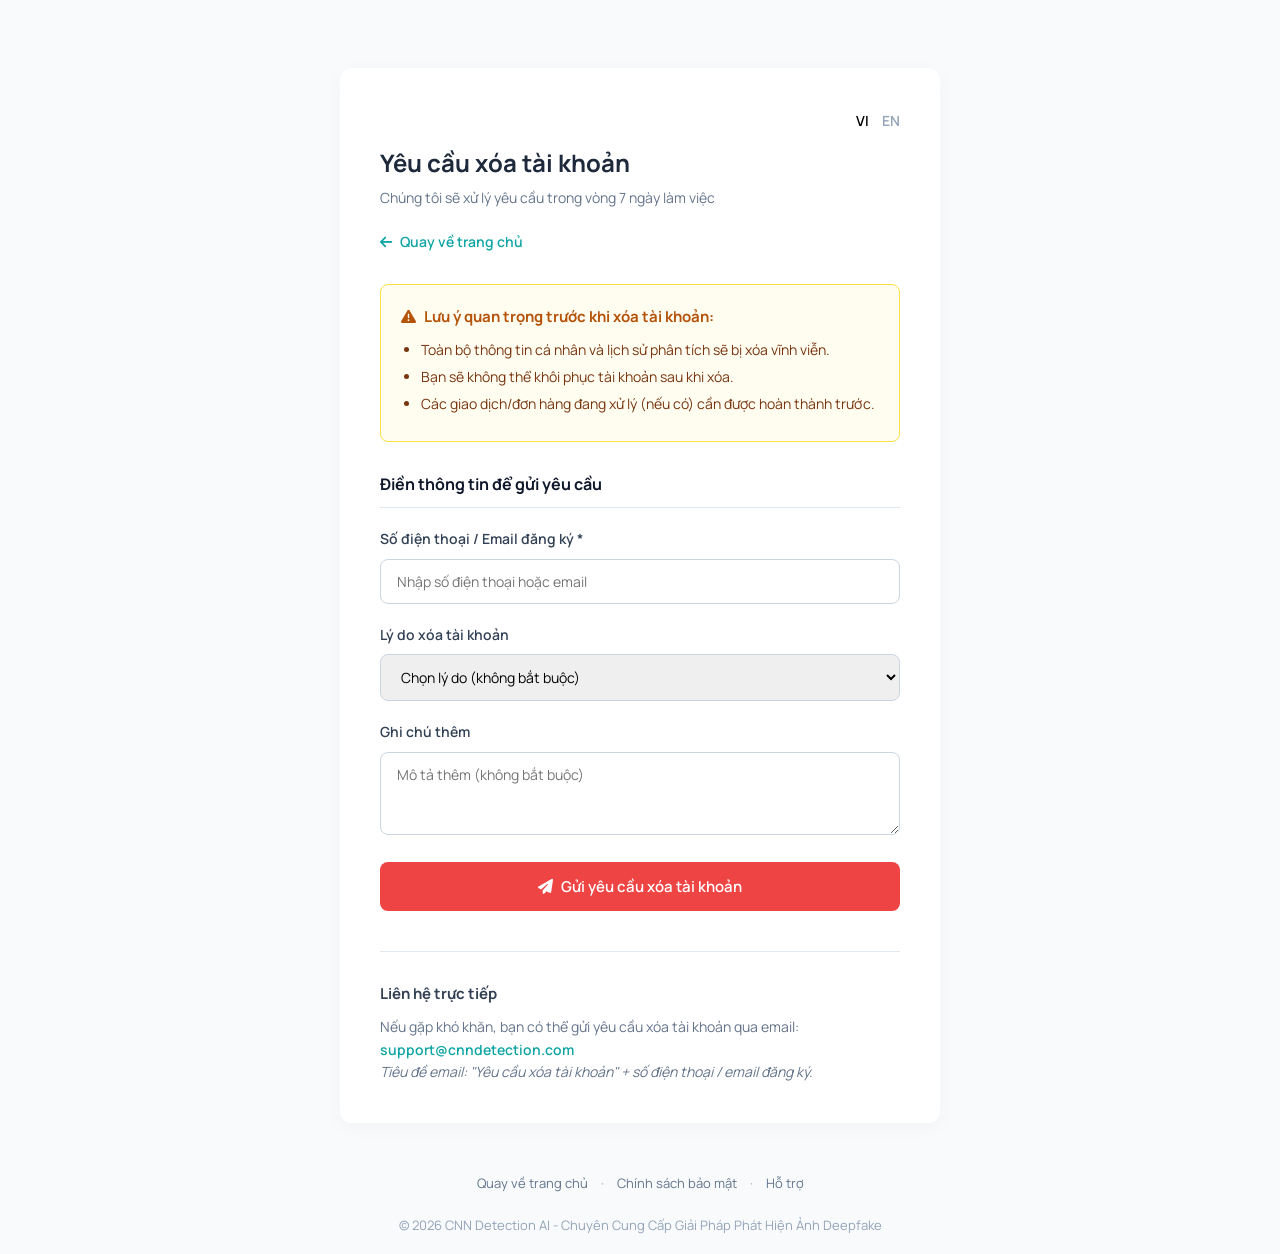
<file: frontend/delete-account.html>
<!DOCTYPE html>
<html lang="vi">
<head>
    <meta charset="UTF-8">
    <meta name="viewport" content="width=device-width, initial-scale=1.0">
    <title>Yêu cầu xóa tài khoản | CNN Detection Hub</title>
    <link href="https://cdnjs.cloudflare.com/ajax/libs/font-awesome/6.4.0/css/all.min.css" rel="stylesheet">
    <link href="https://fonts.googleapis.com/css2?family=Manrope:wght@300;400;500;600;700;800&display=swap" rel="stylesheet">
    <link rel="stylesheet" href="style.css">
    <style>
        body { background: #f8fafc; font-family: 'Manrope', sans-serif; color: #334155; line-height: 1.6; }
        .delete-container { max-width: 600px; margin: 50px auto; padding: 40px; background: white; border-radius: 12px; box-shadow: 0 4px 20px rgba(0,0,0,0.03); }
        .header-title { font-size: 24px; font-weight: 700; color: #1e293b; margin-bottom: 5px; }
        .header-subtitle { font-size: 14px; color: #64748b; margin-bottom: 20px; }
        .back-link { display: inline-flex; align-items: center; gap: 8px; color: var(--primary, #0ea5a4); text-decoration: none; font-weight: 600; font-size: 14px; margin-bottom: 30px; transition: 0.2s; }
        .back-link:hover { opacity: 0.8; }
        
        .warning-box { background: #fffcf0; border: 1px solid #fde047; padding: 20px; border-radius: 8px; margin-bottom: 30px; }
        .warning-box h4 { margin: 0 0 10px 0; color: #b45309; display: flex; align-items: center; gap: 8px; font-size: 15px; }
        .warning-box ul { margin: 0; padding-left: 20px; color: #78350f; font-size: 14px; }
        .warning-box li { margin-bottom: 5px; }
        
        .form-section-title { font-weight: 700; font-size: 16px; margin-bottom: 20px; color: #0f172a; padding-bottom: 10px; border-bottom: 1px solid #e2e8f0; }
        
        .form-group { margin-bottom: 20px; text-align: left; }
        .form-group label { display: block; margin-bottom: 8px; font-weight: 600; font-size: 14px; color: #334155; }
        .form-control { width: 100%; padding: 12px 16px; border: 1px solid #cbd5e1; border-radius: 8px; font-family: inherit; font-size: 14px; transition: 0.2s; box-sizing: border-box; }
        .form-control:focus { outline: none; border-color: var(--primary, #0ea5a4); box-shadow: 0 0 0 3px rgba(14, 165, 164, 0.1); }
        
        .btn-submit { width: 100%; padding: 14px; background: #ef4444; color: white; border: none; border-radius: 8px; font-weight: 600; font-size: 15px; cursor: pointer; transition: 0.2s; display: flex; align-items: center; justify-content: center; gap: 8px; }
        .btn-submit:hover { background: #dc2626; transform: translateY(-1px); }
        .btn-submit:disabled { opacity: 0.7; cursor: not-allowed; }
        
        .contact-box { margin-top: 40px; padding-top: 30px; border-top: 1px solid #e2e8f0; font-size: 14px; color: #64748b; }
        .contact-box h4 { margin: 0 0 10px 0; color: #334155; font-size: 15px; }
        .contact-box a { color: var(--primary, #0ea5a4); text-decoration: none; font-weight: 600; }
        
        .footer { text-align: center; margin-top: 40px; font-size: 13px; color: #94a3b8; }
        .footer a { color: #64748b; text-decoration: none; margin: 0 10px; }
        
        /* Success Screen */
        .success-screen { text-align: center; padding: 40px 20px; }
        .success-icon { font-size: 64px; color: #10b981; margin-bottom: 20px; }
    </style>
</head>
<body>
    <div class="delete-container" id="main-container">
        <div style="text-align: right; margin-bottom: 10px;">
            <button id="btn-lang-vi" class="lang-btn active" style="background:none; border:none; cursor:pointer; font-weight:600; font-size: 14px; margin-right: 10px;">VI</button>
            <button id="btn-lang-en" class="lang-btn" style="background:none; border:none; cursor:pointer; font-weight:600; font-size: 14px; color:#94a3b8;">EN</button>
        </div>

        <h1 class="header-title" data-i18n="title_delete_request">Yêu cầu xóa tài khoản</h1>
        <p class="header-subtitle" data-i18n="subtitle_delete_request">Chúng tôi sẽ xử lý yêu cầu trong vòng 7 ngày làm việc</p>
        
        <a href="index.html" class="back-link"><i class="fa-solid fa-arrow-left"></i> <span data-i18n="nav_home">Trang chủ</span></a>

        <div class="warning-box">
            <h4><i class="fa-solid fa-triangle-exclamation"></i> <span data-i18n="lbl_important_warning">Lưu ý quan trọng trước khi xóa tài khoản:</span></h4>
            <ul>
                <li data-i18n="warn_delete_1">Toàn bộ thông tin cá nhân và lịch sử phân tích sẽ bị xóa vĩnh viễn.</li>
                <li data-i18n="warn_delete_2">Bạn sẽ không thể khôi phục tài khoản sau khi xóa.</li>
                <li data-i18n="warn_delete_3">Các giao dịch/đơn hàng đang xử lý (nếu có) cần được hoàn thành trước.</li>
            </ul>
        </div>

        <form id="delete-form">
            <div class="form-section-title" data-i18n="form_title_fill">Điền thông tin để gửi yêu cầu</div>
            
            <div class="form-group">
                <label data-i18n="lbl_contact_info">Số điện thoại / Email đăng ký <span style="color:red">*</span></label>
                <input type="text" id="req-contact" class="form-control" placeholder="Nhập số điện thoại hoặc email" data-i18n-placeholder="ph_req_contact" required>
            </div>
            
            <div class="form-group">
                <label data-i18n="lbl_delete_reason">Lý do xóa tài khoản</label>
                <select id="req-reason" class="form-control">
                    <option value="" data-i18n="opt_reason_placeholder">Chọn lý do (không bắt buộc)</option>
                    <option value="Không còn nhu cầu sử dụng" data-i18n="opt_reason_1">Không còn nhu cầu sử dụng</option>
                    <option value="Trải nghiệm dịch vụ không tốt" data-i18n="opt_reason_2">Trải nghiệm dịch vụ không tốt</option>
                    <option value="Tạo tài khoản mới" data-i18n="opt_reason_3">Tạo tài khoản mới</option>
                    <option value="Lý do khác" data-i18n="opt_reason_other">Lý do khác</option>
                </select>
            </div>
            
            <div class="form-group">
                <label data-i18n="lbl_delete_note">Ghi chú thêm</label>
                <textarea id="req-note" class="form-control" rows="3" placeholder="Mô tả thêm (không bắt buộc)" data-i18n-placeholder="ph_req_note"></textarea>
            </div>
            
            <button type="submit" class="btn-submit" id="btn-submit">
                <i class="fa-solid fa-paper-plane"></i> <span data-i18n="btn_submit_delete">Gửi yêu cầu xóa tài khoản</span>
            </button>
        </form>

        <div class="contact-box">
            <h4 data-i18n="title_direct_contact">Liên hệ trực tiếp</h4>
            <p data-i18n="desc_direct_contact">Nếu gặp khó khăn, bạn có thể gửi yêu cầu xóa tài khoản qua email:</p>
            <p><a href="mailto:support@cnndetection.com" id="support-email">support@cnndetection.com</a></p>
            <p><i data-i18n="desc_email_format">Tiêu đề email: "Yêu cầu xóa tài khoản" + số điện thoại / email đăng ký.</i></p>
        </div>
    </div>
    
    <div class="footer">
        <a href="index.html" data-i18n="nav_home">Trang chủ</a> &middot; 
        <a href="pages.html?slug=chinh-sach-bao-mat" data-i18n="nav_privacy">Chính sách bảo mật</a> &middot; 
        <a href="index.html#faq" data-i18n="nav_support">Hỗ trợ</a>
        <br><br>
        <span id="footer-copy" data-i18n="app_footer">&copy; 2026 CNN Detection Hub</span>
    </div>

    <script src="i18n.js"></script>
    <script src="config-loader.js"></script>
    <script>
        const API_URL = window.API_BASE_URL || "http://localhost:8000";
        
        // Populate email if logged in
        const userStr = localStorage.getItem('user');
        if (userStr) {
            try {
                const userObj = JSON.parse(userStr);
                if (userObj.email || userObj.username) {
                    document.getElementById('req-contact').value = userObj.email || userObj.username;
                }
            } catch(e) {}
        }
        
        // Apply Config
        setTimeout(() => {
            if (window.siteConfig && window.siteConfig.contact_email) {
                const mail = document.getElementById('support-email');
                mail.href = "mailto:" + window.siteConfig.contact_email;
                mail.innerText = window.siteConfig.contact_email;
            }
            if (window.siteConfig && window.siteConfig.footer) {
                document.getElementById('footer-copy').innerHTML = window.siteConfig.footer;
            }
            if (typeof applyTranslations === "function") applyTranslations();
        }, 500);

        document.getElementById('delete-form').addEventListener('submit', async (e) => {
            e.preventDefault();
            const btn = document.getElementById('btn-submit');
            const originalContent = btn.innerHTML;
            
            const contact_info = document.getElementById('req-contact').value;
            const reason = document.getElementById('req-reason').value;
            const note = document.getElementById('req-note').value;
            
            if (!contact_info) return;
            
            btn.innerHTML = '<i class="fa-solid fa-circle-notch fa-spin"></i> Đang gửi...';
            btn.disabled = true;
            
            try {
                const res = await fetch(`${API_URL}/auth/deletion-requests`, {
                    method: 'POST',
                    headers: { 'Content-Type': 'application/json' },
                    body: JSON.stringify({ contact_info, reason, note })
                });
                
                if (res.ok) {
                    document.getElementById('main-container').innerHTML = `
                        <div class="success-screen">
                            <i class="fa-solid fa-circle-check success-icon"></i>
                            <h1 style="color: #10b981; margin-bottom: 15px;" data-i18n="title_request_success">Đã gửi yêu cầu thành công!</h1>
                            <p style="font-size: 16px; margin-bottom: 30px;" data-i18n="desc_request_success">Hệ thống đã ghi nhận yêu cầu xóa tài khoản của bạn. Chúng tôi sẽ xử lý yêu cầu trong vòng 7 ngày làm việc.</p>
                            <a href="index.html" class="btn-submit" style="background: var(--primary); text-decoration: none; width: auto; padding: 12px 30px; display: inline-flex;">
                                <i class="fa-solid fa-home"></i> Về Trang chủ
                            </a>
                        </div>
                    `;
                    if (typeof applyTranslations === "function") applyTranslations();
                } else {
                    alert("Lỗi khi gửi yêu cầu. Vui lòng thử lại.");
                    btn.innerHTML = originalContent;
                    btn.disabled = false;
                }
            } catch (err) {
                alert("Không thể kết nối tới máy chủ.");
                btn.innerHTML = originalContent;
                btn.disabled = false;
            }
        });
        
        // Language switcher logic
        const btnVi = document.getElementById('btn-lang-vi');
        const btnEn = document.getElementById('btn-lang-en');
        if (btnVi && btnEn) {
            btnVi.addEventListener('click', () => { 
                if (typeof setLang === "function") setLang('vi'); 
                btnVi.style.color = 'var(--text-main)'; btnEn.style.color = '#94a3b8';
            });
            btnEn.addEventListener('click', () => { 
                if (typeof setLang === "function") setLang('en'); 
                btnEn.style.color = 'var(--text-main)'; btnVi.style.color = '#94a3b8';
            });
            
            window.addEventListener('DOMContentLoaded', () => {
                const currentLang = typeof getLang === 'function' ? getLang() : 'vi';
                if (currentLang === 'en') {
                    btnEn.style.color = 'var(--text-main)'; btnVi.style.color = '#94a3b8';
                }
            });
        }
    </script>
</body>
</html>
</file>
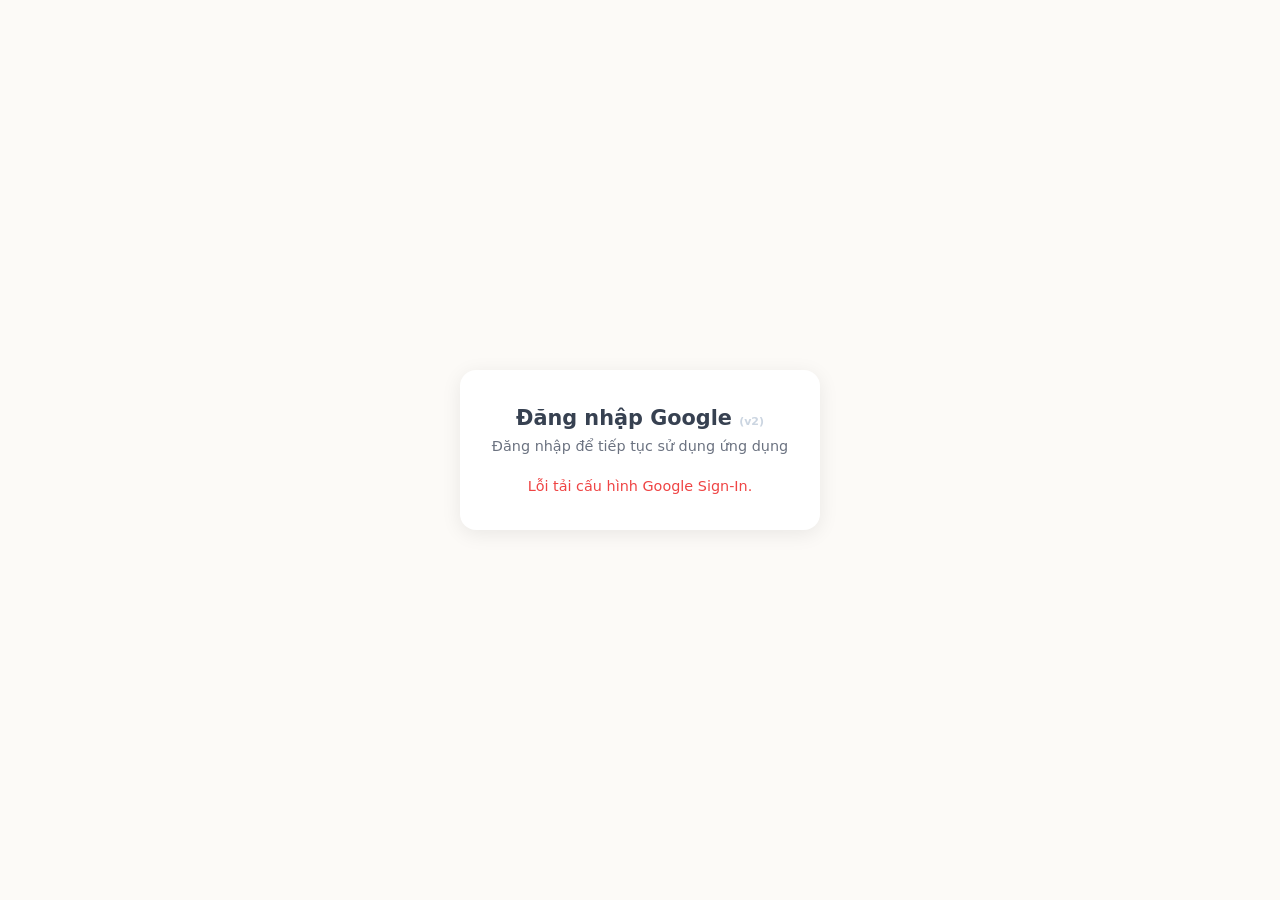
<file: frontend/mobile_login.html>
<!DOCTYPE html>
<html lang="vi">
<head>
    <meta charset="UTF-8">
    <meta name="viewport" content="width=device-width, initial-scale=1.0, maximum-scale=1.0, user-scalable=no">
    <title>Đăng nhập Google</title>
    <style>
        * { margin: 0; padding: 0; box-sizing: border-box; }
        body { font-family: 'Segoe UI', system-ui, sans-serif; display: flex; flex-direction: column; align-items: center; justify-content: center; height: 100vh; background: #FCFAF7; margin: 0; }
        .container { background: white; padding: 36px 30px; border-radius: 16px; box-shadow: 0 4px 20px rgba(0,0,0,0.08); text-align: center; max-width: 360px; width: 90%; }
        h2 { color: #374151; margin-bottom: 8px; font-size: 1.3rem; }
        .subtitle { color: #6b7280; font-size: 0.9rem; margin-bottom: 24px; }
        .spinner { border: 4px solid #f3f3f3; border-top: 4px solid #0ea5a4; border-radius: 50%; width: 36px; height: 36px; animation: spin 0.8s linear infinite; margin: 24px auto; }
        @keyframes spin { 0% { transform: rotate(0deg); } 100% { transform: rotate(360deg); } }
        #error-msg { color: #ef4444; margin-top: 15px; font-size: 0.9rem; }
        .success-container { text-align: center; }
        .success-icon { font-size: 56px; color: #0ea5a4; margin-bottom: 16px; }
        .success-text { color: #162437; font-size: 1.2rem; font-weight: 600; margin-bottom: 8px; }
        .success-sub { color: #64748b; font-size: 0.9rem; }
    </style>
</head>
<body>
    <div class="container">
        <h2>Đăng nhập Google <small style="font-size: 11px; color: #cbd5e1;">(v2)</small></h2>
        <p class="subtitle">Đăng nhập để tiếp tục sử dụng ứng dụng</p>
        <div id="google-btn"></div>
        <div id="loading" class="spinner" style="display: none;"></div>
        <div id="success-view" class="success-container" style="display: none;">
            <div class="success-icon">✅</div>
            <div class="success-text">Đăng nhập thành công!</div>
            <div class="success-sub">Đang chuyển về ứng dụng...</div>
        </div>
        <div id="error-msg"></div>
    </div>

    <script src="https://accounts.google.com/gsi/client" async defer></script>
    <script>
        const API_URL = "https://cnn-detection-api.onrender.com";

        window.onload = async function () {
            try {
                const res = await fetch(`${API_URL}/auth/google/config`);
                const cfg = await res.json();

                if (!cfg.enabled || !cfg.client_id) {
                    document.getElementById('error-msg').innerText = "Google Sign-In chưa được bật trên server.";
                    return;
                }

                window.google.accounts.id.initialize({
                    client_id: cfg.client_id,
                    callback: handleCredentialResponse
                });

                window.google.accounts.id.renderButton(
                    document.getElementById("google-btn"),
                    { theme: "outline", size: "large", width: 280 }
                );
            } catch (e) {
                document.getElementById('error-msg').innerText = "Lỗi tải cấu hình Google Sign-In.";
            }
        };

        async function handleCredentialResponse(response) {
            document.getElementById('google-btn').style.display = 'none';
            document.getElementById('loading').style.display = 'block';
            document.getElementById('error-msg').innerText = "";

            try {
                const res = await fetch(`${API_URL}/auth/google`, {
                    method: 'POST',
                    headers: { 'Content-Type': 'application/json' },
                    body: JSON.stringify({ credential: response.credential })
                });
                
                const data = await res.json();
                if (res.ok && data.access_token) {
                    document.getElementById('loading').style.display = 'none';
                    document.getElementById('success-view').style.display = 'block';
                    
                    const callbackUrl = 'cnndetection://callback?token=' + encodeURIComponent(data.access_token);
                    
                    // Đặt fallback trước để đảm bảo nó vẫn hiện ra nếu redirect có văng lỗi
                    setTimeout(() => {
                        document.getElementById('success-view').innerHTML = `
                            <div style="font-size:56px; color:#0ea5a4; margin-bottom:16px;">✅</div>
                            <div style="color:#162437; font-size:1.2rem; font-weight:600; margin-bottom:8px;">Đăng nhập thành công!</div>
                            <p style="color:#6b7280; font-size: 0.9rem; margin-bottom: 20px;">Hệ thống đang chuyển hướng. Nếu không tự động về ứng dụng, vui lòng bấm nút bên dưới.</p>
                            <a href="${callbackUrl}" 
                               style="display:inline-block; padding:12px 28px; background:linear-gradient(135deg, #0ea5a4, #f59e0b); color:white; border-radius:50px; text-decoration:none; font-weight:700; font-size:15px;">
                               Quay lại Ứng dụng
                            </a>
                        `;
                    }, 500);

                    // Chuyển hướng an toàn (không dùng replace vì Chrome Custom Tab dễ crash với Custom Scheme)
                    try {
                        window.location.href = callbackUrl;
                    } catch (e) {
                        console.error("Lỗi chuyển hướng:", e);
                    }
                } else {
                    document.getElementById('loading').style.display = 'none';
                    document.getElementById('google-btn').style.display = 'block';
                    let errText = data.detail || "Đăng nhập thất bại.";
                    if (typeof errText === 'object') errText = JSON.stringify(errText);
                    document.getElementById('error-msg').innerText = errText;
                }
            } catch (e) {
                document.getElementById('loading').style.display = 'none';
                document.getElementById('google-btn').style.display = 'block';
                document.getElementById('error-msg').innerText = "Lỗi kết nối máy chủ.";
            }
        }
    </script>
</body>
</html>
</file>
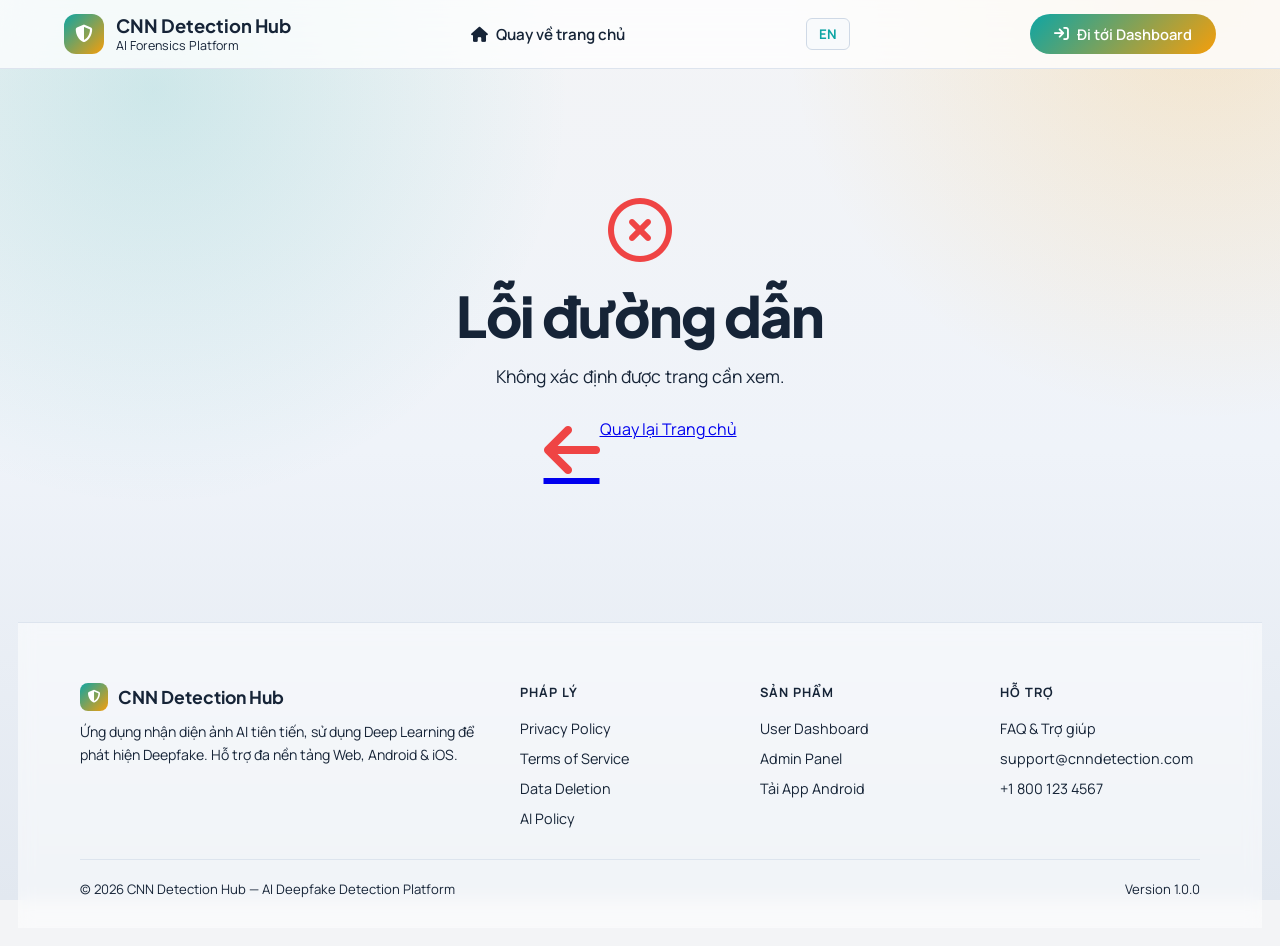
<file: frontend/page.html>
<!DOCTYPE html>
<html lang="vi">
<head>
    <meta charset="UTF-8">
    <meta name="viewport" content="width=device-width, initial-scale=1.0">
    <title>Trang | CNN Detection</title>
    <link href="https://fonts.googleapis.com/css2?family=Manrope:wght@400;500;600;700;800&family=Plus+Jakarta+Sans:wght@500;700&display=swap" rel="stylesheet">
    <link rel="stylesheet" href="https://cdnjs.cloudflare.com/ajax/libs/font-awesome/6.4.0/css/all.min.css">
    <link rel="stylesheet" href="style.css?v=3.0">
    <style>
        .page-hero {
            text-align: center;
            padding: 160px 20px 60px;
            position: relative;
            z-index: 2;
        }
        .page-title {
            font-family: 'Plus Jakarta Sans', sans-serif;
            font-size: 3.5rem;
            font-weight: 800;
            color: var(--text);
            margin-bottom: 15px;
            letter-spacing: -0.03em;
            line-height: 1.2;
        }
        .text-glow {
            background: linear-gradient(135deg, var(--primary) 0%, var(--accent) 100%);
            -webkit-background-clip: text;
            -webkit-text-fill-color: transparent;
            background-clip: text;
            filter: drop-shadow(0 0 30px var(--glow-primary));
        }
        .page-meta {
            color: var(--text-muted);
            font-size: 1.1rem;
            font-weight: 500;
            display: inline-flex;
            align-items: center;
            gap: 8px;
            background: var(--bg-card);
            padding: 8px 20px;
            border-radius: 30px;
            border: 1px solid var(--border);
            box-shadow: 0 4px 15px rgba(0,0,0,0.05);
        }
        .page-container {
            max-width: 900px;
            margin: 0 auto 80px;
            padding: 50px;
            border-radius: 24px;
            min-height: 40vh;
            position: relative;
            z-index: 2;
            background: var(--bg-card);
            box-shadow: 0 20px 40px rgba(0,0,0,0.08);
            border: 1px solid var(--border);
        }
        .page-content {
            font-family: 'Manrope', sans-serif;
            line-height: 1.8;
            color: var(--text);
            font-size: 1.1rem;
        }
        .page-content h1, .page-content h2, .page-content h3 {
            font-family: 'Plus Jakarta Sans', sans-serif;
            margin-top: 1.8em;
            margin-bottom: 0.8em;
            color: var(--text);
            font-weight: 700;
        }
        .page-content p {
            margin-bottom: 1.2em;
        }
        .page-content ul, .page-content ol {
            margin-bottom: 1.2em;
            padding-left: 20px;
        }
        .page-content img {
            max-width: 100%;
            border-radius: 8px;
            margin: 1em 0;
        }
        .page-content a {
            color: var(--primary);
            text-decoration: none;
        }
        .page-content a:hover {
            text-decoration: underline;
        }
        .page-content blockquote {
            border-left: 4px solid var(--primary);
            padding-left: 15px;
            color: var(--text-muted);
            font-style: italic;
            background: rgba(14, 165, 164, 0.05);
            padding: 15px;
            border-radius: 0 8px 8px 0;
        }
        .error-container {
            text-align: center;
            padding: 60px 20px;
        }
        .error-container i {
            font-size: 4rem;
            color: var(--color-danger, #ef4444);
            margin-bottom: 20px;
        }
        .back-btn {
            display: inline-block;
            margin-top: 20px;
            color: var(--primary);
            text-decoration: none;
            font-weight: 600;
        }
        
        /* Skeleton Loading */
        .skeleton {
            background: #e2e8f0;
            background: linear-gradient(90deg, rgba(226,232,240,0.5) 25%, rgba(241,245,249,0.8) 50%, rgba(226,232,240,0.5) 75%);
            background-size: 200% 100%;
            animation: loading 1.5s infinite;
            border-radius: 4px;
        }
        @keyframes loading {
            0% { background-position: 200% 0; }
            100% { background-position: -200% 0; }
        }
        .skeleton-title { height: 40px; width: 60%; margin-bottom: 15px; }
        .skeleton-meta { height: 20px; width: 30%; margin-bottom: 30px; }
        .skeleton-text { height: 20px; width: 100%; margin-bottom: 10px; }
        .skeleton-text.short { width: 80%; }
        
        [data-theme="dark"] .skeleton {
            background: linear-gradient(90deg, rgba(51,65,85,0.5) 25%, rgba(71,85,105,0.8) 50%, rgba(51,65,85,0.5) 75%);
            background-size: 200% 100%;
        }

        /* ===== LANDING HEADER & FOOTER ===== */
        .landing-header { position: fixed; top: 0; left: 0; right: 0; z-index: 100; background: rgba(255, 255, 255, 0.75); backdrop-filter: blur(16px); border-bottom: 1px solid var(--border); padding: 14px 5%; display: flex; justify-content: space-between; align-items: center; transition: background 0.3s, box-shadow 0.3s; }
        .landing-header.scrolled { background: rgba(255, 255, 255, 0.92); box-shadow: 0 4px 20px rgba(0, 0, 0, 0.06); }
        .brand { display: flex; align-items: center; gap: 12px; }
        .brand-icon { width: 40px; height: 40px; border-radius: 12px; background: var(--gradient, linear-gradient(135deg, #0ea5a4 0%, #0891b2 100%)); display: grid; place-items: center; color: #fff; font-size: 1.1rem; }
        .brand h1 { font-family: 'Plus Jakarta Sans', sans-serif; font-size: 1.15rem; font-weight: 700; color: var(--text); }
        .brand p { font-size: 0.78rem; color: var(--text-muted); margin: 0; }
        .header-cta { padding: 10px 24px; font-size: 0.92rem; font-weight: 600; border-radius: 50px; background: var(--gradient, linear-gradient(135deg, #0ea5a4 0%, #0891b2 100%)); color: #fff; text-decoration: none; display: inline-flex; align-items: center; gap: 8px; transition: transform 0.3s, box-shadow 0.3s; border: none; cursor: pointer; }
        .header-cta:hover { transform: translateY(-2px); box-shadow: 0 8px 20px rgba(14,165,164,0.3); color: #fff; }
        
        .desktop-nav .nav-links { list-style: none; display: flex; gap: 32px; align-items: center; margin: 0; padding: 0; }
        .desktop-nav .nav-links a { text-decoration: none; color: var(--text); font-weight: 600; font-size: 0.95rem; transition: color 0.3s; display: inline-flex; align-items: center; gap: 8px; }
        .desktop-nav .nav-links a:hover { color: var(--primary, #0ea5a4); }
        
        .landing-footer { position: relative; z-index: 2; border-top: 1px solid var(--border); padding: 60px 5% 30px; background: rgba(255, 255, 255, 0.5); backdrop-filter: blur(8px); }
        .footer-grid { display: grid; grid-template-columns: 2fr 1fr 1fr 1fr; gap: 40px; max-width: 1200px; margin: 0 auto; }
        .footer-brand-block h3 { font-family: 'Plus Jakarta Sans', sans-serif; font-size: 1.1rem; font-weight: 700; margin-bottom: 10px; display: flex; align-items: center; gap: 10px; color: var(--text); }
        .footer-brand-block p { color: var(--text-muted); font-size: 0.88rem; line-height: 1.6; }
        .footer-col h4 { font-size: 0.8rem; font-weight: 700; text-transform: uppercase; letter-spacing: 0.08em; color: var(--text-muted); margin-bottom: 16px; }
        .footer-links-list { list-style: none; display: flex; flex-direction: column; gap: 8px; padding: 0; }
        .footer-links-list a { text-decoration: none; color: var(--text-muted); font-size: 0.9rem; transition: color 0.2s; }
        .footer-links-list a:hover { color: var(--primary, #0ea5a4); }
        .footer-bottom-bar { max-width: 1200px; margin: 30px auto 0; padding-top: 20px; border-top: 1px solid var(--border); display: flex; justify-content: space-between; font-size: 0.82rem; color: var(--text-muted); }

        @media (max-width: 768px) {
            .footer-grid { grid-template-columns: 1fr; gap: 30px; }
            .desktop-nav { display: none; }
            .page-title { font-size: 2.2rem; }
            .page-hero { padding-top: 120px; }
        }
    </style>
</head>
<body>
    <div class="bg-mesh"></div>

    <header class="landing-header">
        <div class="brand">
            <div class="brand-icon">
                <i class="fa-solid fa-shield-halved"></i>
            </div>
            <div>
                <h1>CNN Detection Hub</h1>
                <p>AI Forensics Platform</p>
            </div>
        </div>
        
        <nav class="desktop-nav">
            <ul class="nav-links">
                <li><a href="index.html"><i class="fa-solid fa-house"></i> <span data-i18n="nav_home">Quay về trang chủ</span></a></li>
            </ul>
        </nav>

        <a href="app.html" class="header-cta"><i class="fa-solid fa-arrow-right-to-bracket"></i> <span data-i18n="lp_goto_dashboard">Đi tới Dashboard</span></a>
    </header>

    <main class="app-container" style="padding-top: 0;">
        <!-- Loading State -->
        <div id="loading-state" style="margin-top: 150px; text-align: center; max-width: 800px; margin-left: auto; margin-right: auto;">
            <div class="skeleton skeleton-title" style="margin: 0 auto 20px;"></div>
            <div class="skeleton skeleton-meta" style="margin: 0 auto 50px; border-radius: 30px; height: 35px;"></div>
            
            <article class="glass-panel border-frame page-container">
                <div class="skeleton skeleton-text"></div>
                <div class="skeleton skeleton-text"></div>
                <div class="skeleton skeleton-text short"></div>
                <div class="skeleton skeleton-text" style="margin-top:20px;"></div>
                <div class="skeleton skeleton-text short"></div>
            </article>
        </div>
        
        <!-- Content State -->
        <div id="content-state" style="display: none;">
            <section class="page-hero">
                <h1 class="page-title text-glow" id="page-title">Tiêu đề trang</h1>
                <div class="page-meta">
                    <i class="fa-regular fa-calendar"></i> Cập nhật: <span id="page-date">...</span>
                </div>
            </section>
            <article class="glass-panel border-frame page-container" id="page-wrapper">
                <div class="page-content" id="page-content">
                    <!-- Nội dung HTML được nhúng vào đây -->
                </div>
            </article>
        </div>
        
        <!-- Error State -->
        <div id="error-state" class="error-container" style="display: none; margin-top: 120px;">
            <i class="fa-regular fa-circle-xmark"></i>
            <h2 id="error-title" class="page-title" data-i18n="page_not_found">Không tìm thấy trang</h2>
            <p id="error-desc" style="color: var(--text-muted); font-size: 1.1rem;" data-i18n="page_not_found_desc">Trang bạn đang tìm kiếm không tồn tại hoặc đã bị gỡ bỏ.</p>
            <a href="index.html" class="btn-login" style="margin-top: 30px; display: inline-flex;"><i class="fa-solid fa-arrow-left"></i> <span data-i18n="btn_back_home">Quay lại Trang chủ</span></a>
        </div>
    </main>

    <!-- Footer -->
    <footer class="landing-footer" style="margin-top: 60px;">
        <div class="footer-grid">
            <div class="footer-brand-block">
                <h3>
                    <div class="brand-icon" style="width:28px;height:28px;font-size:0.8rem;border-radius:8px;">
                        <i class="fa-solid fa-shield-halved"></i>
                    </div>
                    CNN Detection Hub
                </h3>
                <p id="footer-desc" data-i18n="footer_desc">Ứng dụng nhận diện ảnh AI tiên tiến, sử dụng Deep Learning để phát hiện Deepfake. Hỗ trợ đa nền tảng Web, Android & iOS.</p>
            </div>
            <div class="footer-col">
                <h4 data-i18n="footer_col1">Pháp lý</h4>
                <ul class="footer-links-list">
                    <li><a href="page.html?id=chinh-sach-quyen-rieng-tu">Privacy Policy</a></li>
                    <li><a href="page.html?id=dieu-khoan-su-dung">Terms of Service</a></li>
                    <li><a href="page.html?id=xoa-du-lieu">Data Deletion</a></li>
                    <li><a href="page.html?id=chinh-sach-ai">AI Policy</a></li>
                </ul>
            </div>
            <div class="footer-col">
                <h4 data-i18n="footer_col2">Sản phẩm</h4>
                <ul class="footer-links-list">
                    <li><a href="app.html">User Dashboard</a></li>
                    <li><a href="admin.html">Admin Panel</a></li>
                    <li><a href="./CNN_Detection.apk">Tải App Android</a></li>
                </ul>
            </div>
            <div class="footer-col">
                <h4 data-i18n="footer_col3">Hỗ trợ</h4>
                <ul class="footer-links-list" id="footer-support-links">
                    <li><a href="page.html?id=ho-tro-lien-he">FAQ & Trợ giúp</a></li>
                    <li><a href="mailto:support@cnndetection.com" id="footer-email">support@cnndetection.com</a></li>
                    <li><a href="tel:+18001234567" id="footer-phone">+1 800 123 4567</a></li>
                </ul>
            </div>
        </div>
        <div class="footer-bottom-bar">
            <span id="lp-footer" data-i18n="lp_footer">&copy; 2026 CNN Detection Hub &mdash; AI Deepfake Detection Platform</span>
            <span>Version 1.0.0</span>
        </div>
    </footer>

    <script src="i18n.js?v=1.2"></script>
    <script src="config-loader.js?v=2.1"></script>
    <script>
        document.addEventListener('DOMContentLoaded', async () => {
            const urlParams = new URLSearchParams(window.location.search);
            const slug = urlParams.get('id');
            
            const loadingState = document.getElementById('loading-state');
            const contentState = document.getElementById('content-state');
            const errorState = document.getElementById('error-state');
            
            if (!slug) {
                showError("Lỗi đường dẫn", "Không xác định được trang cần xem.");
                return;
            }

            try {
                // Fetch page detail from API
                const response = await fetch(`${window.API_BASE_URL || 'http://localhost:8000'}/pages/${slug}`);
                if (!response.ok) {
                    if (response.status === 404) throw new Error("Không tìm thấy trang (404)");
                    if (response.status === 403) throw new Error("Trang này hiện đang bị tạm khóa.");
                    throw new Error("Lỗi khi tải dữ liệu từ máy chủ.");
                }
                
                const page = await response.json();
                
                // Populate data
                const renderContent = () => {
                    const lang = typeof getLang === 'function' ? getLang() : 'vi';
                    const isEn = lang === 'en';
                    const titleText = (isEn && page.title_en) ? page.title_en : page.title;
                    const contentHtml = (isEn && page.content_en) ? page.content_en : page.content;
                    
                    document.title = `${titleText} | CNN Detection Hub`;
                    document.getElementById('page-title').textContent = titleText;
                    document.getElementById('page-date').textContent = new Date(page.updated_at || page.created_at).toLocaleString('vi-VN');
                    document.getElementById('page-content').innerHTML = contentHtml;
                };
                
                renderContent();
                window.addEventListener('languageChanged', renderContent);
                
                // Show content
                loadingState.style.display = 'none';
                contentState.style.display = 'block';
                
            } catch (err) {
                showError("Rất tiếc!", err.message);
            }
            
            function showError(title, desc) {
                loadingState.style.display = 'none';
                errorState.style.display = 'block';
                document.getElementById('error-title').textContent = title;
                document.getElementById('error-desc').textContent = desc;
            }
        });
    </script>
</body>
</html>
</file>
<file: frontend/style.css>
:root {
    --bg: #f3f4f6;
    --surface: #ffffff;
    --surface-soft: #f8fafc;
    --border: #dde4ee;
    --border-strong: #cfd9e6;
    --text: #162437;
    --muted: #64748b;
    --primary: #0ea5a4;
    --danger: #dc2626;
    --gradient: linear-gradient(135deg, #0ea5a4, #f59e0b);
    --shadow: 0 12px 30px rgba(15, 23, 42, 0.08);
}

* {
    margin: 0;
    padding: 0;
    box-sizing: border-box;
    font-family: 'Manrope', sans-serif;
}

body {
    background: var(--bg);
    color: var(--text);
    min-height: 100vh;
    padding: 18px;
}

.bg-mesh {
    position: fixed;
    inset: 0;
    background:
        radial-gradient(circle at 12% 10%, var(--glow-primary, rgba(14, 165, 164, 0.16)), transparent 30%),
        radial-gradient(circle at 94% 0%, var(--glow-accent, rgba(245, 158, 11, 0.18)), transparent 28%),
        linear-gradient(180deg, var(--bg, #f7fafc) 0%, var(--bg2, #eff3f9) 50%, var(--bg3, #e2e8f0) 100%);
    z-index: -1;
}

.text-gradient {
    background: var(--gradient);
    background-clip: text;
    -webkit-background-clip: text;
    -webkit-text-fill-color: transparent;
}

.border-frame {
    border: 1px solid var(--border-strong);
}

.site-header {
    width: min(1320px, 100%);
    margin: 0 auto 14px;
    background: rgba(255, 255, 255, 0.75);
    backdrop-filter: blur(6px);
    border-radius: 16px;
    padding: 12px 16px;
    display: flex;
    justify-content: space-between;
    align-items: center;
}

.site-brand {
    display: flex;
    align-items: center;
    gap: 16px;
}

.btn-lang-toggle {
    background: var(--surface-soft);
    border: 1px solid var(--border-strong);
    color: var(--primary);
    padding: 6px 12px;
    border-radius: 6px;
    font-weight: 700;
    cursor: pointer;
    transition: 0.2s;
}
.btn-lang-toggle:hover {
    background: var(--primary);
    color: white;
}

.site-brand i {
    width: 38px;
    height: 38px;
    display: grid;
    place-items: center;
    border-radius: 10px;
    color: #fff;
    background: var(--gradient);
}

.site-brand h1 {
    font-size: 1rem;
    font-family: 'Plus Jakarta Sans', sans-serif;
}

.site-brand p {
    color: var(--muted);
    font-size: 0.8rem;
}

.site-nav {
    display: flex;
    gap: 10px;
}

.site-nav a {
    text-decoration: none;
    color: var(--text);
    padding: 7px 11px;
    border-radius: 9px;
    border: 1px solid transparent;
    font-size: 0.88rem;
    font-weight: 600;
}

.site-nav a:hover,
.site-nav a.active {
    border-color: var(--border-strong);
    background: #fff;
}

.app-container {
    width: min(1320px, 100%);
    margin: 0 auto;
}

.hidden {
    display: none !important;
}

.glass-panel {
    background: rgba(255, 255, 255, 0.82);
    border: 1px solid var(--border);
    border-radius: 20px;
    box-shadow: var(--shadow);
    padding: 36px;
}

#auth-section {
    max-width: 420px;
    margin: 20px auto;
}

.auth-header {
    text-align: center;
    margin-bottom: 24px;
}

.auth-tabs {
    display: flex;
    border: 1px solid var(--border);
    border-radius: 12px;
    padding: 4px;
    margin-bottom: 18px;
}

.tab-btn {
    flex: 1;
    border: none;
    background: transparent;
    color: var(--muted);
    padding: 8px;
    border-radius: 9px;
    cursor: pointer;
    font-weight: 600;
}

.tab-btn.active {
    background: #fff;
    box-shadow: 0 5px 14px rgba(15, 23, 42, 0.08);
    color: var(--text);
}

.auth-form {
    display: none;
    flex-direction: column;
    gap: 14px;
}

.auth-form.active {
    display: flex;
}

.input-group {
    position: relative;
}

.input-group i {
    position: absolute;
    left: 13px;
    top: 50%;
    transform: translateY(-50%);
    color: var(--muted);
}

.input-group input {
    width: 100%;
    border: 1px solid var(--border);
    border-radius: 11px;
    padding: 12px 14px 12px 40px;
    outline: none;
}

.input-group input:focus {
    border-color: rgba(14, 165, 164, 0.6);
    box-shadow: 0 0 0 3px rgba(14, 165, 164, 0.15);
}

.btn-primary {
    border: none;
    border-radius: 11px;
    color: #fff;
    background: var(--gradient);
    padding: 12px;
    font-size: 0.98rem;
    font-weight: 700;
    cursor: pointer;
    display: flex;
    justify-content: center;
    align-items: center;
    gap: 10px;
}

.auth-divider {
    display: flex;
    align-items: center;
    gap: 10px;
    color: var(--muted);
    font-size: 0.82rem;
    margin-top: 2px;
}

.auth-divider::before,
.auth-divider::after {
    content: "";
    flex: 1;
    border-top: 1px solid var(--border);
}

.google-login-container {
    display: flex;
    justify-content: center;
}

#google-signin-btn {
    width: 100%;
    display: flex;
    justify-content: center;
}

.google-fallback-btn {
    width: 320px;
    max-width: 100%;
    border: 1px solid #d1d5db;
    border-radius: 999px;
    background: #f3f4f6;
    color: #6b7280;
    font-weight: 600;
    padding: 10px 14px;
    display: inline-flex;
    align-items: center;
    justify-content: center;
    gap: 8px;
    cursor: not-allowed;
}

.err-msg,
.success-msg {
    font-size: 0.85rem;
    text-align: center;
    min-height: 18px;
}

.info-msg {
    font-size: 0.85rem;
    text-align: center;
    min-height: 18px;
    color: #1d4ed8;
    font-weight: 600;
}

.err-msg {
    color: #b91c1c;
}

.success-msg {
    color: #059669;
}

.saas-layout {
    display: grid;
    grid-template-columns: 260px 1fr;
    gap: 16px;
    min-height: 78vh;
}

.sidebar {
    background: #fff;
    border-radius: 18px;
    padding: 16px;
    box-shadow: var(--shadow);
    display: flex;
    flex-direction: column;
}

.sidebar-brand {
    display: flex;
    align-items: center;
    gap: 10px;
    border-bottom: 1px solid var(--border);
    padding-bottom: 14px;
    margin-bottom: 12px;
}

.sidebar-brand i {
    width: 34px;
    height: 34px;
    border-radius: 10px;
    display: grid;
    place-items: center;
    color: #fff;
    background: var(--gradient);
}

.sidebar-brand h2 {
    font-size: 0.95rem;
}

.sidebar-brand p {
    font-size: 0.78rem;
    color: var(--muted);
}

.sidebar-menu {
    display: flex;
    flex-direction: column;
    gap: 7px;
}

.sidebar-item {
    width: 100%;
    border: 1px solid transparent;
    background: transparent;
    color: var(--muted);
    border-radius: 10px;
    padding: 11px 12px;
    display: flex;
    gap: 10px;
    align-items: center;
    font-weight: 600;
    cursor: pointer;
    text-align: left;
}

.sidebar-item:hover {
    background: #f7fafc;
    color: var(--text);
    border-color: var(--border);
}

.sidebar-item.active {
    background: #e6fffd;
    border-color: rgba(14, 165, 164, 0.35);
    color: #0f766e;
}

.sidebar-footer {
    margin-top: auto;
    padding-top: 12px;
    border-top: 1px solid var(--border);
    display: flex;
    flex-direction: column;
    gap: 10px;
}

.token-card {
    background: #f8fafc;
    border-radius: 12px;
    padding: 12px;
    display: flex;
    justify-content: space-between;
    align-items: center;
}

.token-label {
    display: flex;
    align-items: center;
    gap: 8px;
    color: var(--muted);
    font-size: 0.82rem;
    font-weight: 600;
}

.token-label i {
    color: #f59e0b;
}

#token-count {
    font-size: 1rem;
    color: var(--text);
    font-weight: 800;
}

.workspace {
    background: transparent;
    display: flex;
    flex-direction: column;
    gap: 12px;
}

.workspace-header {
    background: #fff;
    border-radius: 14px;
    padding: 10px 14px;
    display: flex;
    justify-content: space-between;
    align-items: center;
    box-shadow: var(--shadow);
}

.workspace-search {
    display: flex;
    align-items: center;
    gap: 8px;
    width: min(420px, 100%);
    border: 1px solid var(--border);
    border-radius: 10px;
    padding: 8px 10px;
    color: var(--muted);
}

.workspace-search input {
    border: none;
    background: transparent;
    width: 100%;
    outline: none;
}

.workspace-actions {
    display: flex;
    align-items: center;
    gap: 10px;
}

#user-menu-btn {
    transition: all 0.2s ease;
}

#user-menu-btn:active {
    transform: scale(0.92);
}

.user-menu-container,
.notification-container {
    position: relative;
    z-index: 1001;
}

#notification-badge {
    position: absolute;
    top: 0;
    right: 0;
    background: var(--danger);
    color: white;
    border-radius: 50%;
    padding: 2px 5px;
    font-size: 10px;
    display: none;
    pointer-events: none;
}

.user-dropdown,
.notification-dropdown {
    position: absolute;
    top: calc(100% + 10px);
    right: 0;
    width: 220px;
    z-index: 1000;
    padding: 12px;
    background: rgba(255, 255, 255, 0.95);
    backdrop-filter: blur(12px);
    border-radius: 14px;
    box-shadow: 0 10px 25px rgba(0, 0, 0, 0.1);
    transform-origin: top right;
    transition: all 0.2s cubic-bezier(0.4, 0, 0.2, 1);
}

.notification-dropdown {
    width: 320px;
    max-height: 400px;
    overflow-y: auto;
    display: flex;
    flex-direction: column;
    gap: 8px;
}

.user-dropdown.hidden,
.notification-dropdown.hidden {
    opacity: 0;
    visibility: hidden;
    pointer-events: none;
    transform: translateY(10px);
}

.user-dropdown:not(.hidden),
.notification-dropdown:not(.hidden) {
    opacity: 1;
    visibility: visible;
    pointer-events: auto;
    transform: translateY(0);
}

.dropdown-user-header {
    display: flex;
    align-items: center;
    gap: 12px;
    padding: 4px 4px 12px;
}

.user-avatar {
    width: 38px;
    height: 38px;
    border-radius: 10px;
    background: var(--surface-soft);
    display: grid;
    place-items: center;
    color: var(--primary);
    border: 1px solid var(--border);
}

.user-meta {
    display: flex;
    flex-direction: column;
    gap: 2px;
}

.user-name-text {
    font-weight: 700;
    font-size: 0.95rem;
    color: var(--text);
    max-width: 130px;
    overflow: hidden;
    text-overflow: ellipsis;
    white-space: nowrap;
}

.dropdown-divider {
    height: 1px;
    background: var(--border);
    margin: 4px 0 8px;
}

.dropdown-item {
    width: 100%;
    border: none;
    background: transparent;
    padding: 10px 12px;
    border-radius: 8px;
    display: flex;
    align-items: center;
    gap: 10px;
    color: var(--text);
    font-weight: 600;
    font-size: 0.88rem;
    cursor: pointer;
    transition: all 0.2s;
}

.dropdown-item:hover {
    background: #f1f5f9;
}

.logout-item:hover {
    background: #fef2f2;
    color: var(--danger);
}

.btn-icon {
    width: 36px;
    height: 36px;
    border-radius: 50%;
    border: 1px solid var(--border);
    background: #fff;
    color: var(--muted);
    cursor: pointer;
}

.workspace-content {
    background: #f3f4f6;
    border-radius: 16px;
    padding: 12px;
    min-height: 620px;
}

.workspace-title {
    margin-bottom: 12px;
}

.workspace-title p {
    color: var(--muted);
    font-size: 0.9rem;
}

.main-content {
    display: grid;
    grid-template-columns: 1.15fr 1fr;
    gap: 14px;
}

.white-card {
    background: var(--surface);
    border-radius: 14px;
    box-shadow: 0 6px 20px rgba(15, 23, 42, 0.05);
}

.control-panel {
    display: flex;
    flex-direction: column;
    gap: 14px;
    padding: 16px;
}

.setting-group label {
    display: block;
    margin-bottom: 6px;
    color: var(--muted);
    font-size: 0.9rem;
    font-weight: 600;
}

.glass-select {
    width: 100%;
    border: 1px solid var(--border);
    border-radius: 10px;
    padding: 10px 12px;
    outline: none;
}

.upload-area {
    border: 2px dashed var(--border-strong);
    border-radius: 14px;
    height: 280px;
    display: flex;
    justify-content: center;
    align-items: center;
    text-align: center;
    cursor: pointer;
    position: relative;
    overflow: hidden;
    background: var(--surface-soft);
}

.upload-area:hover,
.upload-area.dragover {
    border-color: rgba(14, 165, 164, 0.55);
    background: rgba(14, 165, 164, 0.06);
}

.upload-content {
    display: flex;
    flex-direction: column;
    align-items: center;
    gap: 8px;
}

.upload-icon {
    font-size: 2.6rem;
    color: var(--muted);
}

.file-hint {
    color: var(--muted);
    font-size: 0.82rem;
}

#image-preview {
    position: absolute;
    inset: 0;
    width: 100%;
    height: 100%;
    object-fit: contain;
    background: #0b1220;
    z-index: 2;
}

.absolute-btn {
    position: absolute;
    top: 10px;
    right: 10px;
    z-index: 4;
}

.btn-analyze {
    background: var(--gradient);
    border: none;
    color: #fff;
    border-radius: 10px;
    padding: 13px;
    font-size: 1rem;
    font-weight: 700;
    cursor: pointer;
    display: flex;
    justify-content: center;
    align-items: center;
    gap: 10px;
}

.btn-analyze:disabled {
    opacity: 0.55;
    cursor: not-allowed;
}

.result-panel {
    padding: 16px;
    min-height: 520px;
}

.result-placeholder {
    color: var(--muted);
    text-align: center;
    margin-top: 110px;
}

.result-placeholder i {
    font-size: 3rem;
    margin-bottom: 10px;
}

.result-content h3 {
    color: var(--muted);
    margin-bottom: 14px;
    font-size: 0.95rem;
    text-transform: uppercase;
    letter-spacing: 0.08em;
}

.verdict-box {
    display: flex;
    align-items: center;
    gap: 12px;
    margin-bottom: 16px;
}

.verdict-icon {
    width: 46px;
    height: 46px;
    border-radius: 11px;
    display: grid;
    place-items: center;
    color: #fff;
}

.verdict-box.real .verdict-icon {
    background: var(--primary);
}

.verdict-box.fake .verdict-icon {
    background: var(--danger);
}

#verdict-text {
    font-size: 1.9rem;
}

.verdict-box.real #verdict-text {
    color: var(--primary);
}

.verdict-box.fake #verdict-text {
    color: var(--danger);
}

.metrics {
    display: flex;
    flex-direction: column;
    gap: 10px;
    margin-bottom: 14px;
}

.metric-item {
    display: flex;
    justify-content: space-between;
    border-bottom: 1px solid var(--border);
    padding-bottom: 8px;
}

.metric-item .label {
    color: var(--muted);
}

.metric-item .val {
    font-weight: 700;
}

.metric-item .highlight {
    color: #0369a1;
}

.prob-bar-labels {
    display: flex;
    justify-content: space-between;
    margin-bottom: 8px;
    color: var(--muted);
    font-size: 0.82rem;
}

.prob-bar-bg {
    position: relative;
    height: 11px;
    background: #e2e8f0;
    border-radius: 100px;
    overflow: hidden;
}

.prob-bar-fill {
    width: 100%;
    height: 100%;
    background: linear-gradient(90deg, var(--primary) 0%, #eab308 50%, var(--danger) 100%);
    opacity: 0.6;
}

.prob-marker {
    position: absolute;
    top: -2px;
    bottom: -2px;
    left: 0;
    width: 4px;
    background: #fff;
    border-radius: 3px;
    box-shadow: 0 0 8px rgba(255, 255, 255, 0.95);
    transition: left 1s cubic-bezier(0.4, 0, 0.2, 1);
}

.insight-grid {
    display: grid;
    grid-template-columns: 1fr 1fr;
    gap: 10px;
    margin-top: 14px;
}

.insight-card {
    border-radius: 12px;
    padding: 10px;
    background: var(--surface-soft);
}

.insight-card h4 {
    font-size: 0.85rem;
    margin-bottom: 8px;
}

.heatmap-box {
    height: 110px;
    border-radius: 8px;
    border: 1px dashed var(--border-strong);
    background: radial-gradient(circle at center, rgba(239, 68, 68, 0.24), rgba(59, 130, 246, 0.08));
    display: grid;
    place-items: center;
    text-align: center;
    color: var(--muted);
    font-size: 0.78rem;
    padding: 0 8px;
}

.meta-list {
    list-style: none;
    display: flex;
    flex-direction: column;
    gap: 6px;
    color: var(--muted);
    font-size: 0.82rem;
}

.meta-list strong {
    color: var(--text);
}

.fft-container {
    margin-top: 10px;
}

.feature-card {
    padding: 18px;
}

.feature-card p {
    color: var(--muted);
    margin-top: 6px;
}

.muted-line {
    color: var(--muted);
    font-size: 0.88rem;
    margin-top: 10px;
}

.action-row {
    display: flex;
    justify-content: flex-end;
    margin-bottom: 8px;
}

.batch-controls {
    margin-top: 12px;
    display: grid;
    grid-template-columns: 1.2fr 1.6fr auto;
    gap: 10px;
    align-items: center;
}

#batch-file-input {
    border: 1px solid var(--border);
    border-radius: 10px;
    padding: 9px 10px;
    background: #fff;
    color: var(--text);
}

#batch-run-btn {
    margin-top: 0;
}

.batch-drop {
    margin-top: 14px;
    border: 2px dashed var(--border-strong);
    border-radius: 12px;
    min-height: 180px;
    display: grid;
    place-items: center;
    color: var(--muted);
    background: #f8fafc;
}

.analytics-grid {
    margin-top: 16px;
    display: grid;
    grid-template-columns: repeat(5, 1fr);
    gap: 10px;
}

.analytics-table-wrap {
    margin-top: 14px;
}

.mini-stat {
    background: #f8fafc;
    border-radius: 11px;
    padding: 12px;
    display: flex;
    flex-direction: column;
    gap: 4px;
}

.mini-stat span {
    color: var(--muted);
    font-size: 0.82rem;
}

.mini-stat strong {
    font-size: 1.05rem;
}

.api-key-box {
    margin-top: 14px;
    display: flex;
    flex-direction: column;
    gap: 6px;
}

#api-token-preview {
    max-width: 100%;
    overflow: hidden;
    text-overflow: ellipsis;
}

.api-key-box code {
    display: inline-block;
    background: #0f172a;
    color: #f8fafc;
    border-radius: 8px;
    padding: 8px 10px;
    width: 100%;
}

.api-actions {
    margin-top: 12px;
    display: grid;
    grid-template-columns: 1fr auto auto auto;
    gap: 8px;
    align-items: center;
}

.code-area {
    margin-top: 10px;
    width: 100%;
    min-height: 100px;
    border: 1px solid var(--border);
    border-radius: 10px;
    padding: 10px;
    font-family: Consolas, "Courier New", monospace;
    font-size: 0.84rem;
    background: #0f172a;
    color: #f8fafc;
    resize: vertical;
}

.setting-inline {
    margin-top: 15px;
    display: flex;
    flex-direction: column;
    gap: 10px;
    color: var(--muted);
}

.checkbox-inline {
    flex-direction: row;
    align-items: center;
    gap: 8px;
}

.batch-result-table td.error {
    color: var(--warning);
    font-weight: 700;
}

.history-container {
    padding: 16px;
}

.history-container h3 {
    margin-bottom: 12px;
    display: flex;
    align-items: center;
    gap: 8px;
}

.badge {
    background: #fff;
    border: 1px solid var(--border);
    border-radius: 100px;
    padding: 2px 7px;
    font-size: 0.78rem;
}

.table-responsive {
    overflow-x: auto;
}

.history-table {
    width: 100%;
    border-collapse: collapse;
}

.history-table th,
.history-table td {
    border-bottom: 1px solid var(--border);
    padding: 11px 12px;
    text-align: left;
    font-size: 0.9rem;
}

.history-table th {
    color: var(--muted);
    background: #f8fafc;
}

.history-table td.fake {
    color: var(--danger);
    font-weight: 700;
}

.history-table td.real {
    color: var(--primary);
    font-weight: 700;
}

.loader {
    border: 3px solid rgba(15, 23, 42, 0.16);
    border-top: 3px solid var(--primary);
    border-radius: 50%;
    width: 20px;
    height: 20px;
    animation: spin 1s linear infinite;
}

@keyframes spin {
    100% {
        transform: rotate(360deg);
    }
}

.app-footer {
    width: min(1320px, 100%);
    margin: 12px auto 0;
    text-align: center;
    padding: 12px;
    color: var(--muted);
    border-top: 1px solid var(--border);
    font-size: 0.85rem;
}

.admin-badge {
    background: #0f172a;
    color: #fff;
}

.token-badge {
    background: #ecfdf5;
    color: #065f46;
    border-color: #86efac;
}

@media (max-width: 1100px) {
    .saas-layout {
        grid-template-columns: 1fr;
    }

    .sidebar {
        order: 2;
    }

    .workspace {
        order: 1;
    }

    .sidebar-menu {
        display: grid;
        grid-template-columns: repeat(auto-fit, minmax(140px, 1fr));
        gap: 10px;
    }
}

@media (max-width: 840px) {
    .site-header {
        flex-direction: column;
        align-items: center;
        text-align: center;
        gap: 15px;
        padding: 15px;
    }

    .site-nav {
        width: 100%;
        justify-content: center;
        flex-wrap: wrap;
    }

    .main-content,
    .insight-grid,
    .analytics-grid {
        grid-template-columns: 1fr;
    }

    .batch-controls,
    .api-actions {
        grid-template-columns: 1fr;
    }

    .workspace-header {
        flex-direction: column;
        align-items: stretch;
        gap: 12px;
        padding: 12px 15px;
    }

    .workspace-search {
        width: 100%;
    }

    .user-menu-container,
    .notification-container {
        position: static;
    }

    .workspace-actions {
        position: relative;
        width: 100%;
        justify-content: center;
        gap: 10px;
    }

    .user-dropdown,
    .notification-dropdown {
        position: absolute;
        top: calc(100% + 10px);
        left: 0;
        right: 0;
        margin: 0 auto;
        width: 90vw;
        max-width: 340px;
        bottom: auto;
        opacity: 0;
        visibility: hidden;
        pointer-events: none;
        z-index: 2000;
        box-shadow: 0 10px 30px rgba(0,0,0,0.2);
        transform-origin: top center;
        transform: translateY(10px);
    }

    .user-dropdown:not(.hidden),
    .notification-dropdown:not(.hidden) {
        opacity: 1;
        visibility: visible;
        pointer-events: auto;
        transform: translateY(0);
    }
}

@media (max-width: 480px) {
    body {
        padding: 10px;
    }

    .glass-panel {
        padding: 20px;
    }

    .workspace-actions {
        justify-content: center;
    }

    .sidebar-menu {
        grid-template-columns: 1fr;
    }
}

/* =========================================
   PRICING CARDS (VNPay Modal)
========================================= */
.pricing-grid {
    display: grid;
    grid-template-columns: repeat(auto-fit, minmax(220px, 1fr));
    gap: 20px;
    margin-top: 20px;
}

.pricing-card {
    background: #ffffff;
    border: 1px solid var(--border);
    border-radius: 12px;
    padding: 25px 20px;
    position: relative;
    transition: all 0.3s ease;
    cursor: pointer;
    text-align: center;
    box-shadow: 0 4px 6px rgba(0,0,0,0.02);
}

.pricing-card:hover {
    transform: translateY(-5px);
    box-shadow: 0 12px 24px rgba(0, 113, 186, 0.1);
    border-color: var(--color-primary);
}

.pricing-card.popular {
    border: 2px solid var(--color-primary);
    box-shadow: 0 8px 16px rgba(0, 113, 186, 0.08);
    transform: scale(1.02);
}

.pricing-card.popular:hover {
    transform: scale(1.02) translateY(-5px);
}

.pricing-badge {
    position: absolute;
    top: -12px;
    left: 50%;
    transform: translateX(-50%);
    background: linear-gradient(135deg, #ff4d4d, #f9cb28);
    color: white;
    font-size: 11px;
    font-weight: bold;
    padding: 4px 12px;
    border-radius: 20px;
    white-space: nowrap;
    box-shadow: 0 2px 5px rgba(0,0,0,0.1);
}

.pricing-header h3 {
    margin: 0;
    font-size: 18px;
    color: var(--color-text);
}

.pricing-header .token-amount {
    color: var(--color-primary);
    font-weight: 700;
    font-size: 14px;
    margin-top: 5px;
}

.pricing-price {
    font-size: 32px;
    font-weight: 800;
    color: var(--color-text);
    margin: 15px 0;
}

.pricing-price .currency {
    font-size: 16px;
    vertical-align: top;
    margin-right: 2px;
    opacity: 0.7;
}

.pricing-features {
    list-style: none;
    padding: 0;
    margin: 0 0 20px 0;
    text-align: left;
    font-size: 14px;
    color: #555;
}

.pricing-features li {
    margin-bottom: 10px;
}

    }

    .workspace {
        order: 1;
    }

    .sidebar-menu {
        display: grid;
        grid-template-columns: repeat(auto-fit, minmax(140px, 1fr));
        gap: 10px;
    }
}

@media (max-width: 840px) {
    .site-header {
        flex-direction: column;
        align-items: center;
        text-align: center;
        gap: 15px;
        padding: 15px;
    }

    .site-nav {
        width: 100%;
        justify-content: center;
        flex-wrap: wrap;
    }

    .main-content,
    .insight-grid,
    .analytics-grid {
        grid-template-columns: 1fr;
    }

    .batch-controls,
    .api-actions {
        grid-template-columns: 1fr;
    }

    .workspace-header {
        flex-direction: column;
        align-items: stretch;
        gap: 12px;
        padding: 12px 15px;
    }

    .workspace-search {
        width: 100%;
    }

    .user-menu-container,
    .notification-container {
        position: static;
    }

    .workspace-actions {
        position: relative;
        width: 100%;
        justify-content: center;
        gap: 10px;
    }

    .user-dropdown,
    .notification-dropdown {
        position: absolute;
        top: calc(100% + 10px);
        left: 0;
        right: 0;
        margin: 0 auto;
        width: 90vw;
        max-width: 340px;
        bottom: auto;
        opacity: 0;
        visibility: hidden;
        pointer-events: none;
        z-index: 2000;
        box-shadow: 0 10px 30px rgba(0,0,0,0.2);
        transform-origin: top center;
        transform: translateY(10px);
    }

    .user-dropdown:not(.hidden),
    .notification-dropdown:not(.hidden) {
        opacity: 1;
        visibility: visible;
        pointer-events: auto;
        transform: translateY(0);
    }
}

@media (max-width: 480px) {
    body {
        padding: 10px;
    }

    .glass-panel {
        padding: 20px;
    }

    .workspace-actions {
        justify-content: center;
    }

    .sidebar-menu {
        grid-template-columns: 1fr;
    }
}

/* =========================================
   PRICING CARDS (VNPay Modal)
========================================= */
.pricing-grid {
    display: grid;
    grid-template-columns: repeat(auto-fit, minmax(220px, 1fr));
    gap: 20px;
    margin-top: 20px;
}

.pricing-card {
    background: #ffffff;
    border: 1px solid var(--border);
    border-radius: 12px;
    padding: 25px 20px;
    position: relative;
    transition: all 0.3s ease;
    cursor: pointer;
    text-align: center;
    box-shadow: 0 4px 6px rgba(0,0,0,0.02);
}

.pricing-card:hover {
    transform: translateY(-5px);
    box-shadow: 0 12px 24px rgba(0, 113, 186, 0.1);
    border-color: var(--color-primary);
}

.pricing-card.popular {
    border: 2px solid var(--color-primary);
    box-shadow: 0 8px 16px rgba(0, 113, 186, 0.08);
    transform: scale(1.02);
}

.pricing-card.popular:hover {
    transform: scale(1.02) translateY(-5px);
}

.pricing-badge {
    position: absolute;
    top: -12px;
    left: 50%;
    transform: translateX(-50%);
    background: linear-gradient(135deg, #ff4d4d, #f9cb28);
    color: white;
    font-size: 11px;
    font-weight: bold;
    padding: 4px 12px;
    border-radius: 20px;
    white-space: nowrap;
    box-shadow: 0 2px 5px rgba(0,0,0,0.1);
}

.pricing-header h3 {
    margin: 0;
    font-size: 18px;
    color: var(--color-text);
}

.pricing-header .token-amount {
    color: var(--color-primary);
    font-weight: 700;
    font-size: 14px;
    margin-top: 5px;
}

.pricing-price {
    font-size: 32px;
    font-weight: 800;
    color: var(--color-text);
    margin: 15px 0;
}

.pricing-price .currency {
    font-size: 16px;
    vertical-align: top;
    margin-right: 2px;
    opacity: 0.7;
}

.pricing-features {
    list-style: none;
    padding: 0;
    margin: 0 0 20px 0;
    text-align: left;
    font-size: 14px;
    color: #555;
}

.pricing-features li {
    margin-bottom: 10px;
}

.pricing-features li i {
    color: var(--color-primary);
    margin-right: 8px;
}

.btn-pricing {
    width: 100%;
    border-radius: 8px;
    padding: 10px;
    font-weight: 600;
}

/* =========================================
   MODAL (Floating Overlay)
========================================= */
.modal {
    position: fixed;
    top: 0;
    left: 0;
    width: 100vw;
    height: 100vh;
    background: rgba(15, 23, 42, 0.6);
    backdrop-filter: blur(4px);
    display: flex;
    align-items: center;
    justify-content: center;
    z-index: 9999;
    opacity: 1;
    visibility: visible;
    transition: opacity 0.2s ease, visibility 0.2s ease;
}

.modal.hidden {
    opacity: 0;
    visibility: hidden;
    pointer-events: none;
}

.modal-content {
    background: #ffffff;
    border-radius: 16px;
    padding: 30px;
    position: relative;
    box-shadow: 0 25px 50px -12px rgba(0, 0, 0, 0.25);
    max-width: 90%;
    max-height: 90vh;
    overflow-y: auto;
    transform: scale(1);
    transition: transform 0.3s cubic-bezier(0.34, 1.56, 0.64, 1);
}

.modal.hidden .modal-content {
    transform: scale(0.95);
}

.modal-header {
    display: flex;
    align-items: center;
    justify-content: space-between;
    padding-bottom: 15px;
    margin-bottom: 20px;
    border-bottom: 1px solid var(--border);
}

.modal-header h3 {
    margin: 0;
    font-size: 1.25rem;
    color: var(--text);
    display: flex;
    align-items: center;
    gap: 10px;
}

.modal-body {
    font-size: 0.95rem;
    color: var(--text);
}

.modal-footer {
    display: flex;
    align-items: center;
    justify-content: flex-end;
    gap: 10px;
    padding-top: 20px;
    margin-top: 20px;
    border-top: 1px solid var(--border);
}

.close-modal {
    position: absolute;
    top: 15px;
    right: 15px;
    background: transparent;
    border: none;
    font-size: 20px;
    color: var(--muted);
    cursor: pointer;
    transition: color 0.2s;
    width: 32px;
    height: 32px;
    display: flex;
    align-items: center;
    justify-content: center;
    border-radius: 50%;
}

.close-modal:hover {
    color: var(--danger);
    background: #f1f5f9;
}
</file>
